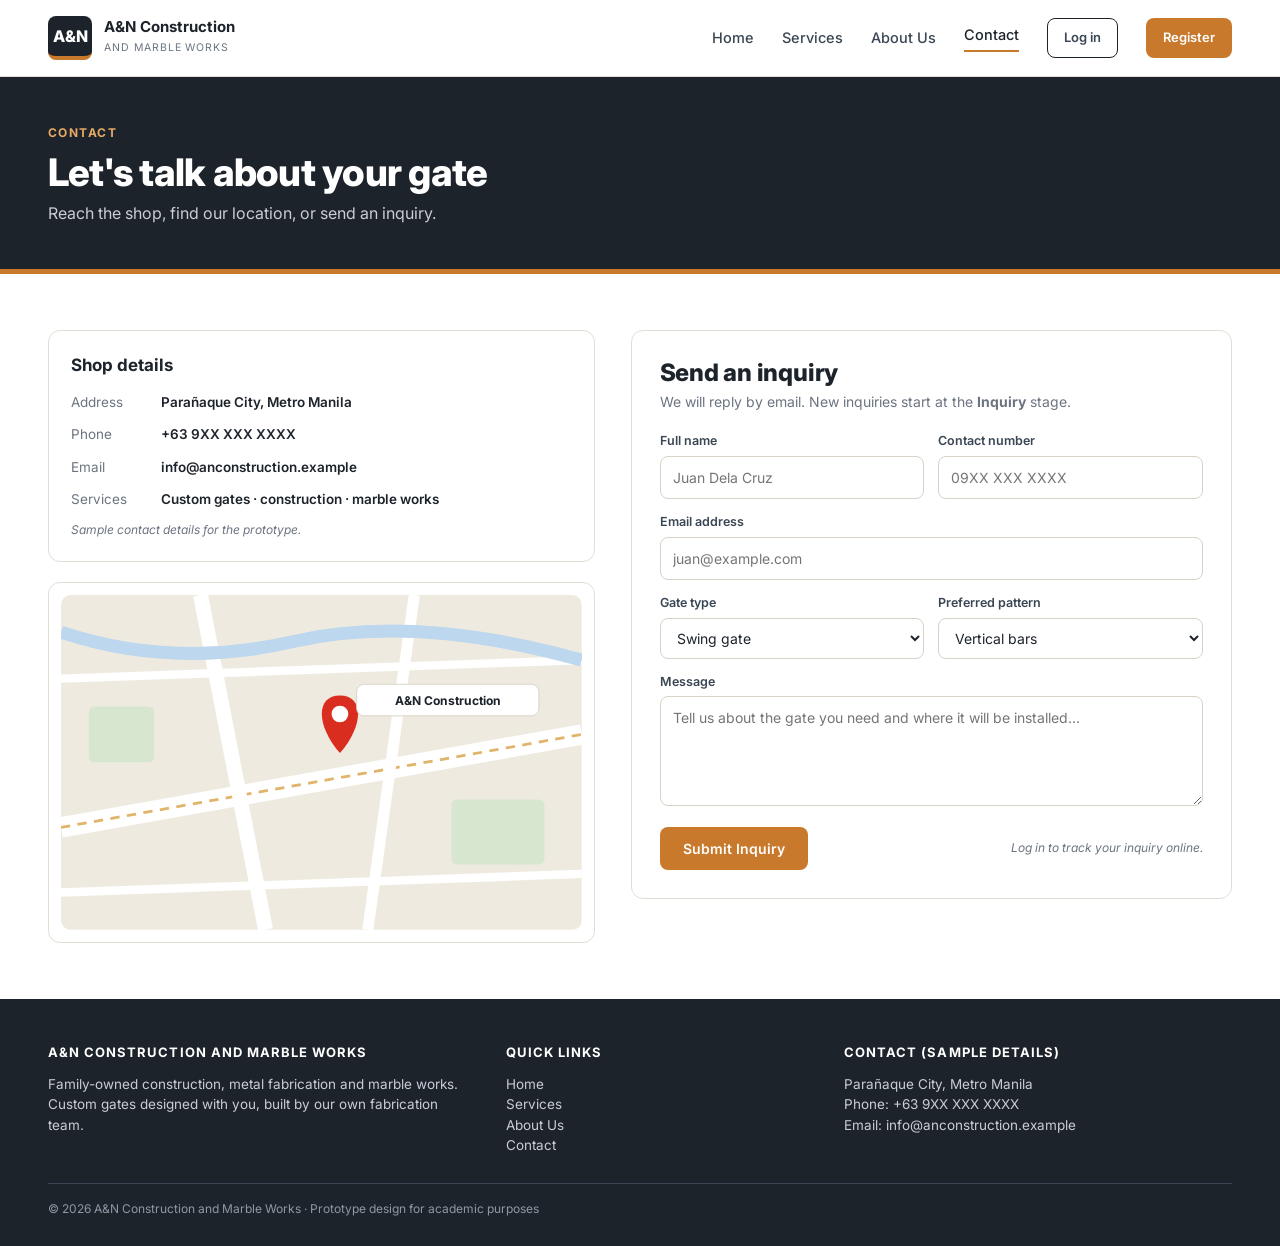
<file: contact.html>
<!DOCTYPE html>
<html lang="en">
<head>
  <meta charset="utf-8">
  <meta name="viewport" content="width=device-width, initial-scale=1">
  <title>Contact | A&amp;N Construction and Marble Works</title>
  <link rel="preconnect" href="https://fonts.googleapis.com">
  <link href="https://fonts.googleapis.com/css2?family=Inter:wght@400;500;600;700;800&display=swap" rel="stylesheet">
  <link rel="stylesheet" href="style.css">
</head>
<body>
  <!-- ===== NAVIGATION BAR ===== -->
  <header class="navbar">
    <a class="brand" href="index.html">
      <span class="brand-mark">A&amp;N</span>
      <span><b>A&amp;N Construction</b><small>and Marble Works</small></span>
    </a>
    <nav class="nav-links">
      <a href="index.html">Home</a><a href="services.html">Services</a><a href="about.html">About Us</a><a href="contact.html" class="active">Contact</a>
      <a class="btn btn-sm btn-outline" href="account.html">Log in</a>
      <a class="btn btn-sm btn-primary" href="account.html">Register</a>
    </nav>
  </header>

  <!-- ===== 1. PAGE BANNER ===== -->
  <section class="banner">
    <span class="eyebrow">Contact</span>
    <h1>Let's talk about your gate</h1>
    <p>Reach the shop, find our location, or send an inquiry.</p>
  </section>

  <section class="section contact-layout">
    <div class="stack">
      <!-- ===== 2. SHOP DETAILS ===== -->
      <div class="card">
        <h3 style="margin-bottom:14px">Shop details</h3>
        <dl class="details">
          <dt>Address</dt><dd>Parañaque City, Metro Manila</dd>
          <dt>Phone</dt><dd>+63 9XX XXX XXXX</dd>
          <dt>Email</dt><dd>info@anconstruction.example</dd>
          <dt>Services</dt><dd>Custom gates · construction · marble works</dd>
        </dl>
        <p class="note" style="margin-top:12px">Sample contact details for the prototype.</p>
      </div>
      <!-- ===== 3. LOCATION MAP (sample illustration) ===== -->
      <div class="card" style="padding:12px">
        <svg class="map" viewBox="0 0 560 360" role="img" aria-label="Sample map of the shop location">
          <rect width="560" height="360" fill="#efeadf"/>
          <path d="M0,250 L560,150" stroke="#fff" stroke-width="22"/>
          <path d="M0,250 L560,150" stroke="#e0b46b" stroke-width="3" stroke-dasharray="10 8"/>
          <path d="M150,0 L220,360" stroke="#fff" stroke-width="16"/>
          <path d="M380,0 L330,360" stroke="#fff" stroke-width="12"/>
          <path d="M0,90 L560,70" stroke="#fff" stroke-width="9"/>
          <path d="M0,320 L560,300" stroke="#fff" stroke-width="9"/>
          <rect x="30" y="120" width="70" height="60" rx="6" fill="#d7e6cf"/>
          <rect x="420" y="220" width="100" height="70" rx="6" fill="#d7e6cf"/>
          <path d="M0,40 q120,40 250,10 t310,20" stroke="#bcd7ee" stroke-width="14" fill="none"/>
          <g transform="translate(300,170)"><path d="M0,0 c-26,-30 -26,-62 0,-62 c26,0 26,32 0,62z" fill="#d92d20"/><circle cx="0" cy="-42" r="9" fill="#fff"/></g>
          <rect x="318" y="96" width="196" height="34" rx="8" fill="#fff" stroke="#d8d2c7"/>
          <text x="416" y="118" text-anchor="middle" font-family="Inter,Arial" font-size="13" font-weight="700" fill="#1d232b">A&amp;N Construction</text>
        </svg>
      </div>
    </div>

    <!-- ===== 4. INQUIRY FORM ===== -->
    <form class="card form-card" action="#" method="post">
      <h2 style="font-size:24px;margin-bottom:4px">Send an inquiry</h2>
      <p class="muted" style="margin-bottom:20px;font-size:14px">We will reply by email. New inquiries start at the <b>Inquiry</b> stage.</p>
      <div class="form-row">
        <div class="field"><label for="name">Full name</label><input id="name" name="name" type="text" placeholder="Juan Dela Cruz" required></div>
        <div class="field"><label for="phone">Contact number</label><input id="phone" name="phone" type="tel" placeholder="09XX XXX XXXX"></div>
      </div>
      <div class="field"><label for="email">Email address</label><input id="email" name="email" type="email" placeholder="juan@example.com" required></div>
      <div class="form-row">
        <div class="field"><label for="type">Gate type</label>
          <select id="type" name="type"><option>Swing gate</option><option>Sliding gate</option><option>Folding gate</option></select></div>
        <div class="field"><label for="pattern">Preferred pattern</label>
          <select id="pattern" name="pattern"><option>Vertical bars</option><option>Lattice</option><option>Horizontal slats</option><option>Ornamental scroll</option></select></div>
      </div>
      <div class="field"><label for="message">Message</label><textarea id="message" name="message" placeholder="Tell us about the gate you need and where it will be installed…"></textarea></div>
      <div class="form-actions">
        <button class="btn btn-primary" type="submit">Submit Inquiry</button>
        <span class="note">Log in to track your inquiry online.</span>
      </div>
    </form>
  </section>

  <!-- ===== FOOTER ===== -->
  <footer class="footer">
    <div class="footer-cols">
      <div><h4>A&amp;N Construction and Marble Works</h4><p>Family-owned construction, metal fabrication and marble works. Custom gates designed with you, built by our own fabrication team.</p></div>
      <div><h4>Quick Links</h4><p><a href="index.html">Home</a><br><a href="services.html">Services</a><br><a href="about.html">About Us</a><br><a href="contact.html">Contact</a></p></div>
      <div><h4>Contact (sample details)</h4><p>Parañaque City, Metro Manila<br>Phone: +63 9XX XXX XXXX<br>Email: info@anconstruction.example</p></div>
    </div>
    <p class="copyright">© 2026 A&amp;N Construction and Marble Works · Prototype design for academic purposes</p>
  </footer>
<script src="app.js"></script>
</body>
</html>
</file>
<file: style.css>
/* =========================================================
   A&N Construction and Marble Works - Prototype Website
   Shared stylesheet for all pages (prototype design only)
   ========================================================= */

/* ---------- 1. Design tokens ---------- */
:root{
  --ink:#1d232b; --steel:#3a4654; --copper:#c8792b; --copper-dark:#a35f1c;
  --marble:#f5f2ed; --line:#e3ded5; --muted:#6b7480; --white:#fff;
  --green:#2e8b57; --blue:#1f4fa8;
  --radius:12px;
}

/* ---------- 2. Reset and base ---------- */
*{box-sizing:border-box;margin:0;padding:0}
body{font-family:'Inter',system-ui,-apple-system,'Segoe UI',Arial,sans-serif;color:var(--ink);background:var(--white);font-size:15px;line-height:1.5}
img{display:block;max-width:100%;height:auto}
a{color:inherit;text-decoration:none}
h1{font-size:clamp(32px,5.2vw,46px);line-height:1.08;letter-spacing:-.02em;font-weight:800}
h2{font-size:clamp(22px,3.4vw,28px);line-height:1.2;letter-spacing:-.01em;font-weight:800}
h3{font-size:17px;font-weight:700}
.lead{font-size:clamp(15.5px,2vw,17px);color:var(--steel)}
.muted{color:var(--muted)}
.note{font-size:12px;color:var(--muted);font-style:italic}
.eyebrow{font-size:12px;letter-spacing:.12em;text-transform:uppercase;color:var(--copper-dark);font-weight:700}
.center{text-align:center}

/* ---------- 3. Layout helpers ---------- */
.section{padding:56px 48px}
.section.alt{background:var(--marble)}
.section-head{text-align:center;margin-bottom:32px}
.section-head h2{margin-top:6px}
.grid{display:grid;gap:20px}
.g2{grid-template-columns:1fr 1fr}
.g3{grid-template-columns:repeat(3,1fr)}
.g4{grid-template-columns:repeat(4,1fr)}
.g5{grid-template-columns:repeat(5,1fr)}
.split{display:grid;gap:48px;align-items:center}

/* ---------- 4. Buttons, cards, tags ---------- */
.btn{display:inline-block;padding:12px 22px;border-radius:8px;font-weight:600;font-size:14px;white-space:nowrap;border:1.5px solid transparent;cursor:pointer;font-family:inherit;text-align:center}
.btn-sm{padding:9px 16px;font-size:13px}
.btn-primary{background:var(--copper);color:var(--white)}
.btn-primary:hover{background:var(--copper-dark)}
.btn-outline{border-color:var(--ink);color:var(--ink);background:transparent}
.btn-outline:hover{background:var(--ink);color:var(--white)}
.btn-dark{background:var(--ink);color:var(--white)}
.btn-block{display:block;width:100%}
.card{background:var(--white);border:1px solid var(--line);border-radius:var(--radius);padding:22px}
.card-photo{padding:10px}
.card-photo p{margin:8px 4px 2px;font-weight:700;font-size:14px}
.icon{width:42px;height:42px;border-radius:10px;background:#fbeedd;color:var(--copper-dark);display:grid;place-items:center;font-weight:800;margin-bottom:14px;font-size:18px}
.tag{display:inline-block;font-size:11px;font-weight:700;letter-spacing:.06em;text-transform:uppercase;padding:4px 10px;border-radius:99px;background:#fbeedd;color:var(--copper-dark)}
.tag-green{background:#e3f3e8;color:#1f7a3d}
.tag-blue{background:#e4ecfb;color:#1f4fa8}
.tag-grey{background:#ececec;color:#444}
.chip{display:inline-block;padding:6px 13px;border:1.5px solid var(--line);border-radius:99px;font-size:13px;font-weight:500;background:var(--white);margin:0 4px 6px 0}
.chip.on{border-color:var(--copper);background:#fbeedd;color:var(--copper-dark);font-weight:700}
.swatch{display:inline-block;width:26px;height:26px;border-radius:50%;border:2px solid var(--white);box-shadow:0 0 0 1.5px #cfc9bd;margin-right:8px;vertical-align:middle}
.swatch.on{box-shadow:0 0 0 2.5px var(--copper)}

/* ---------- 5. Navigation bar ---------- */
.navbar{display:flex;align-items:center;justify-content:space-between;padding:16px 48px;background:var(--white);border-bottom:1px solid var(--line);gap:20px;flex-wrap:wrap}
.brand{display:flex;gap:12px;align-items:center}
.brand-mark{width:44px;height:44px;background:var(--ink);color:var(--white);display:grid;place-items:center;font-weight:800;border-radius:8px;border-bottom:4px solid var(--copper);font-size:16px}
.brand b{display:block;font-size:15px;line-height:1.15}
.brand small{font-size:10.5px;color:var(--muted);letter-spacing:.09em;text-transform:uppercase}
.nav-links{display:flex;gap:28px;align-items:center;font-weight:500;color:var(--steel);font-size:14.5px;flex-wrap:wrap}
.nav-links a.active{color:var(--ink);border-bottom:2px solid var(--copper);padding-bottom:4px}
.nav-links a:hover{color:var(--ink)}
.nav-links .btn{color:inherit}
.nav-links .btn-primary,.nav-links .btn-dark{color:var(--white)}

/* ---------- 6. Page banner and footer ---------- */
.banner{background:var(--ink);color:var(--white);padding:44px 48px;border-bottom:5px solid var(--copper)}
.banner .eyebrow{color:#e7a964}
.banner h1{font-size:clamp(28px,4.6vw,38px);margin-top:8px}
.banner p{color:#c9ced6;margin-top:8px;font-size:16px}
.footer{background:var(--ink);color:#c9ced6;padding:44px 48px 28px;font-size:13.5px}
.footer-cols{display:grid;grid-template-columns:1.4fr 1fr 1.3fr;gap:40px}
.footer h4{color:var(--white);font-size:13px;letter-spacing:.08em;text-transform:uppercase;margin-bottom:12px}
.footer a:hover{color:var(--white)}
.copyright{border-top:1px solid var(--steel);margin-top:28px;padding-top:16px;font-size:12px;color:#8f98a5}

/* ---------- 7. Home page ---------- */
.hero{display:grid;grid-template-columns:1.05fr 1fr;gap:48px;align-items:center;padding:60px 48px}
.hero h1{margin:14px 0 18px}
.hero-actions{margin-top:28px;display:flex;gap:14px;flex-wrap:wrap}
.preview-box{background:var(--marble);padding:14px}
.preview-head{display:flex;justify-content:space-between;margin-bottom:10px}
.cta{background:var(--ink);color:var(--white);display:flex;justify-content:space-between;align-items:center;gap:24px;padding:34px 40px;border-radius:var(--radius)}
.cta p{color:#c9ced6;margin-top:4px}

/* five-stage tracker (Home and User Account) */
.stages{display:flex;align-items:flex-start}
.stage{flex:1;text-align:center;position:relative}
.stage .dot{width:34px;height:34px;border-radius:50%;margin:0 auto 10px;display:grid;place-items:center;font-weight:700;font-size:14px;background:#e9e5dd;color:#8a8478;position:relative;z-index:2}
.stage:not(:last-child)::after{content:'';position:absolute;top:16px;left:50%;width:100%;height:3px;background:#e9e5dd;z-index:1}
.stage b{display:block;font-size:13.5px}
.stage small{color:var(--muted);font-size:12px}
.stage.done .dot{background:var(--green);color:var(--white)}
.stage.done:not(:last-child)::after{background:var(--green)}
.stage.current .dot{background:var(--copper);color:var(--white);box-shadow:0 0 0 5px #fbeedd}

/* ---------- 8. Services page ---------- */
.notice{display:flex;gap:16px;align-items:center;border-left:5px solid var(--copper)}
.table{width:100%;border-collapse:collapse;font-size:13.5px}
.table th{text-align:left;font-size:11.5px;letter-spacing:.06em;text-transform:uppercase;color:var(--muted);padding:8px 10px;border-bottom:2px solid var(--line)}
.table td{padding:9px 10px;border-bottom:1px solid var(--line)}
.table .r{text-align:right}
.table tr.total td{font-weight:800;border-bottom:none;border-top:2px solid var(--ink);font-size:14.5px}

/* ---------- 9. About page ---------- */
.photo-placeholder{height:300px;border-radius:14px;background:linear-gradient(135deg,#d9d3c7,#bdb5a6);display:grid;place-items:center;color:#6b6556;font-weight:600;border:1px dashed #a49c8b}
.timeline-card{border-top:4px solid var(--copper)}
.timeline-card h3{margin:10px 0 6px}
.member{text-align:center;padding:18px}
.avatar{width:64px;height:64px;border-radius:50%;background:#e4dfd5;margin:0 auto 12px;display:grid;place-items:center;font-weight:800;color:var(--steel);font-size:22px}

/* ---------- 10. Contact page and forms ---------- */
.contact-layout{display:grid;grid-template-columns:1fr 1.1fr;gap:36px;align-items:start}
.details{display:grid;grid-template-columns:90px 1fr;row-gap:12px;font-size:13.5px}
.details dt{color:var(--muted)}
.details dd{font-weight:600}
.map{display:block;width:100%;border-radius:10px}
.form-card{padding:28px}
.field{margin-bottom:14px}
.field label{display:block;font-size:12.5px;font-weight:600;margin-bottom:5px;color:var(--steel)}
.field input,.field select,.field textarea{width:100%;border:1.5px solid #d8d2c7;border-radius:8px;padding:10px 12px;background:var(--white);color:var(--ink);font:inherit;font-size:14px}
.field input:focus,.field select:focus,.field textarea:focus{outline:none;border-color:var(--copper)}
.field textarea{min-height:110px;resize:vertical}
.form-row{display:grid;grid-template-columns:1fr 1fr;gap:14px}
.form-actions{display:flex;justify-content:space-between;align-items:center;gap:12px}

/* ---------- 11. User Account (portal layout) ---------- */
.portal{display:grid;grid-template-columns:250px 1fr;min-height:100vh;background:#f6f4f0}
.sidebar{background:var(--ink);color:#c9ced6;padding:22px 16px}
.sidebar .brand{margin-bottom:26px;color:var(--white)}
.sidebar .brand-mark{background:#2c3642}
.sidebar .brand small{color:#8f98a5}
.menu-item{display:block;padding:11px 14px;border-radius:8px;font-size:14px;margin-bottom:4px;font-weight:500}
.menu-item:hover{background:#2c3642;color:var(--white)}
.menu-item.logout{margin-top:18px;color:#8f98a5}
.portal-main{padding:28px 32px}
.portal-top{display:flex;justify-content:space-between;align-items:center;margin-bottom:22px;gap:16px}
.portal-top h2{font-size:24px}
.portal-user{display:flex;align-items:center;gap:12px}
.avatar-sm{width:38px;height:38px;border-radius:50%;background:var(--copper);color:var(--white);display:grid;place-items:center;font-weight:800}
.stat{display:flex;gap:14px;align-items:center}
.stat .icon{margin:0}
.stat .num{font-size:26px;font-weight:800;line-height:1}
.stack > * + *{margin-top:20px}
.kv{display:grid;grid-template-columns:110px 1fr;font-size:13.5px;row-gap:7px}
.kv dt{color:var(--muted)}
.kv dd{font-weight:600}
.panel{display:none}
#dashboard{display:block}
.portal-main:has(#designs:target) #dashboard{display:none}
.portal-main:has(#designs:target) #designs{display:block}
.designer{display:grid;grid-template-columns:1.5fr 1fr;gap:20px;align-items:start}
.tool-bar{display:flex;justify-content:space-between;margin-bottom:10px;align-items:center}
.suggestion p{font-weight:700;font-size:13.5px;margin:8px 2px 0}
.suggestion small{display:block;color:var(--muted);font-size:12px;margin:0 2px 8px}
.readonly{border:1.5px solid #d8d2c7;border-radius:8px;padding:10px 12px;background:#f3f1ec;font-size:14px}
.quote-actions{display:flex;gap:12px;margin-top:16px;justify-content:flex-end}
.pic{border-radius:8px;overflow:hidden}

/* ---------- 13. Functional additions ---------- */
.g3d{height:340px;border-radius:8px;background:linear-gradient(#f5f2ed,#e9e5dd);cursor:grab;touch-action:pan-y;overflow:hidden}
.g3d canvas{display:block;width:100%;height:100%}
.chip,.swatch{cursor:pointer}
.menu-item.act{background:#2c3642;color:var(--white);box-shadow:inset 3px 0 0 var(--copper)}
.auth{position:fixed;inset:0;background:rgba(29,35,43,.9);display:grid;place-items:center;z-index:50;padding:20px}
.auth .card{width:100%;max-width:400px;padding:28px}
.tabs{display:flex;gap:8px;margin:14px 0}
.err{color:#b42318;font-size:13px;min-height:18px;margin-bottom:8px}
.toast{position:fixed;bottom:24px;left:50%;transform:translateX(-50%);background:var(--ink);color:#fff;padding:12px 20px;border-radius:8px;z-index:60;font-size:14px}
.demo{border:1.5px dashed var(--copper);background:#fffaf3}
.demo .row{display:flex;gap:8px;flex-wrap:wrap;align-items:center;margin-top:10px}
.demo input{width:78px;border:1.5px solid #d8d2c7;border-radius:8px;padding:8px;font:inherit;font-size:13px}
.unread td{background:#fffaf3}

.adm-proj{margin-bottom:20px}
.adm-head{display:flex;justify-content:space-between;align-items:flex-start;gap:12px;flex-wrap:wrap;margin-bottom:18px}
.adm-stages{padding:4px 0 8px}
.adm-actions{display:flex;gap:8px;flex-wrap:wrap;align-items:center;margin-top:18px;padding-top:16px;border-top:1px solid var(--line)}
.adm-actions input,.adm-price input{width:90px;border:1.5px solid #d8d2c7;border-radius:8px;padding:8px;font:inherit;font-size:13px}
.adm-actions .sp{flex:1}
.table-wrap{overflow-x:auto}
.table-wrap .table td,.table-wrap .table th{white-space:nowrap}
.btn-danger{border-color:#b42318;color:#b42318;background:transparent}
.btn-danger:hover{background:#b42318;color:#fff}
.dbtabs{display:flex;gap:6px;flex-wrap:wrap;margin-bottom:14px}
.dbtabs .chip{font-family:ui-monospace,Menlo,Consolas,monospace;font-size:12px}
.dbtabs .chip i{font-style:normal;color:var(--muted);margin-left:4px}
.adm-price{display:grid;grid-template-columns:1fr 140px;gap:10px 16px;align-items:center;max-width:520px}
.adm-price label{font-size:13.5px;font-weight:600;color:var(--steel)}
.adm-price input{width:100%}
.auth .brand{margin-bottom:6px}
.auth h2{font-size:22px;margin:14px 0 4px}


/* =========================================================
   14. Responsive layout (large screens, laptop, tablet, phone)
   Breakpoints: 1000px tablet, 800px, 760px phone menu, 640px phone
   ========================================================= */
html{-webkit-text-size-adjust:100%;text-size-adjust:100%}
img,svg,canvas,video{max-width:100%}
/* page gutter: 48px, but on very wide screens content is centered in a 1200px column */
:root{--gutter:max(48px,calc((100vw - 1200px)/2))}
.section,.hero,.banner,.footer,.navbar{padding-left:var(--gutter);padding-right:var(--gutter)}
.portal-main{min-width:0}
.auth{display:flex;overflow-y:auto}
.auth .card{margin:auto}

/* phone menu button (added by app.js) */
.nav-toggle{display:none;width:44px;height:44px;padding:0;border:1.5px solid var(--line);border-radius:8px;background:var(--white);cursor:pointer;flex-direction:column;justify-content:center;align-items:center;gap:5px}
.nav-toggle span{display:block;width:20px;height:2px;background:var(--ink);border-radius:2px;transition:transform .2s,opacity .2s}
.navbar.open .nav-toggle span:nth-child(1){transform:translateY(7px) rotate(45deg)}
.navbar.open .nav-toggle span:nth-child(2){opacity:0}
.navbar.open .nav-toggle span:nth-child(3){transform:translateY(-7px) rotate(-45deg)}

/* ---- tablet and below ---- */
@media (max-width:1000px){
  :root{--gutter:32px}
  .g3,.g4,.g5{grid-template-columns:1fr 1fr}
  .g3>:last-child:nth-child(odd),.g5>:last-child:nth-child(odd){grid-column:1/-1}
  .hero,.split,.contact-layout,.designer{grid-template-columns:1fr !important}
  .hero{gap:32px;padding-top:44px;padding-bottom:44px}
  .split{gap:28px}
  .footer-cols{grid-template-columns:1fr 1fr;gap:28px}
  .footer-cols>:first-child{grid-column:1/-1}
  .portal-main .grid[style*="grid-template-columns"]{grid-template-columns:1fr !important}
  /* portal: the sidebar becomes a sticky, swipeable top bar */
  .portal{grid-template-columns:1fr}
  .sidebar{position:sticky;top:0;z-index:20;display:flex;align-items:center;gap:14px;padding:10px 16px}
  .sidebar .brand{margin:0;flex:none}
  .sidebar nav{display:flex;gap:6px;flex:1;min-width:0;overflow-x:auto;scrollbar-width:none;-webkit-overflow-scrolling:touch}
  .sidebar nav::-webkit-scrollbar{display:none}
  .menu-item,.menu-item.logout{flex:none;white-space:nowrap;margin:0}
  .menu-item.act{box-shadow:inset 0 -3px 0 var(--copper)}
  .portal-main{padding:22px 20px}
}

/* ---- small tablet: tables scroll inside their card, stage tracker goes vertical ---- */
@media (max-width:800px){
  .card{overflow-x:auto}
  .stages{flex-direction:column;gap:0}
  .stage{display:grid;grid-template-columns:34px 1fr;column-gap:14px;text-align:left;align-items:center;padding-bottom:18px}
  .stage:last-child{padding-bottom:0}
  .stage .dot{grid-row:1/span 2;margin:0}
  .stage:not(:last-child)::after{display:block;top:38px;left:15.5px;width:3px;height:calc(100% - 38px)}
  .cta{flex-direction:column;align-items:flex-start}
}

/* ---- phone menu ---- */
@media (max-width:760px){
  .navbar{padding-top:12px;padding-bottom:12px}
  .navbar.has-toggle .nav-toggle{display:flex}
  .navbar.has-toggle .nav-links{display:none;width:100%;flex-direction:column;align-items:stretch;gap:0;padding-top:8px}
  .navbar.has-toggle.open .nav-links{display:flex}
  .navbar.has-toggle .nav-links>a:not(.btn),.navbar.has-toggle .nav-links a.active{padding:13px 4px;border-bottom:1px solid var(--line)}
  .navbar.has-toggle .nav-links a.active{color:var(--copper-dark)}
  .navbar.has-toggle .nav-links .btn{display:block;margin-top:10px}
}

/* ---- phone ---- */
@media (max-width:640px){
  :root{--gutter:20px}
  .section{padding-top:40px;padding-bottom:40px}
  .section-head{margin-bottom:24px}
  .banner{padding-top:32px;padding-bottom:32px}
  .hero{padding-top:32px;padding-bottom:32px}
  .g2,.g3,.g4,.g5,.form-row{grid-template-columns:1fr}
  .footer{padding-top:32px}
  .footer-cols{grid-template-columns:1fr}
  .card{padding:18px}
  .hero-actions .btn{flex:1 1 100%}
  .cta{padding:26px 22px}
  .cta .btn{width:100%}
  .notice{flex-direction:column;align-items:flex-start;gap:10px}
  .form-card{padding:20px}
  .form-actions{flex-direction:column;align-items:stretch}
  .photo-placeholder{height:200px}
  .g3d{height:280px}
  .details{grid-template-columns:78px 1fr}
  .kv{grid-template-columns:96px 1fr}
  .portal-main{padding:18px 14px}
  .portal-top{flex-wrap:wrap}
  .sidebar{padding:8px 12px}
  .sidebar .brand span:last-child{display:none}
  .portal-main .card div[style*="150px 1fr"]{grid-template-columns:1fr !important}
  .quote-actions{flex-wrap:wrap}
  .quote-actions .btn{flex:1}
  .tool-bar{flex-wrap:wrap;gap:8px}
  .adm-actions .sp{display:none}
  .adm-actions input{flex:1 1 70px}
  .adm-price{grid-template-columns:1fr}
  .auth .card{padding:22px}
  .toast{width:calc(100% - 32px);text-align:center}
}

/* ---- touch devices and reduced motion ---- */
@media (pointer:coarse){
  .chip{padding:9px 15px}
  .swatch{width:32px;height:32px}
  .menu-item{padding:12px 14px}
  .btn-sm{padding:11px 16px}
}
@media (prefers-reduced-motion:reduce){*{animation:none !important;transition:none !important}}
</file>
